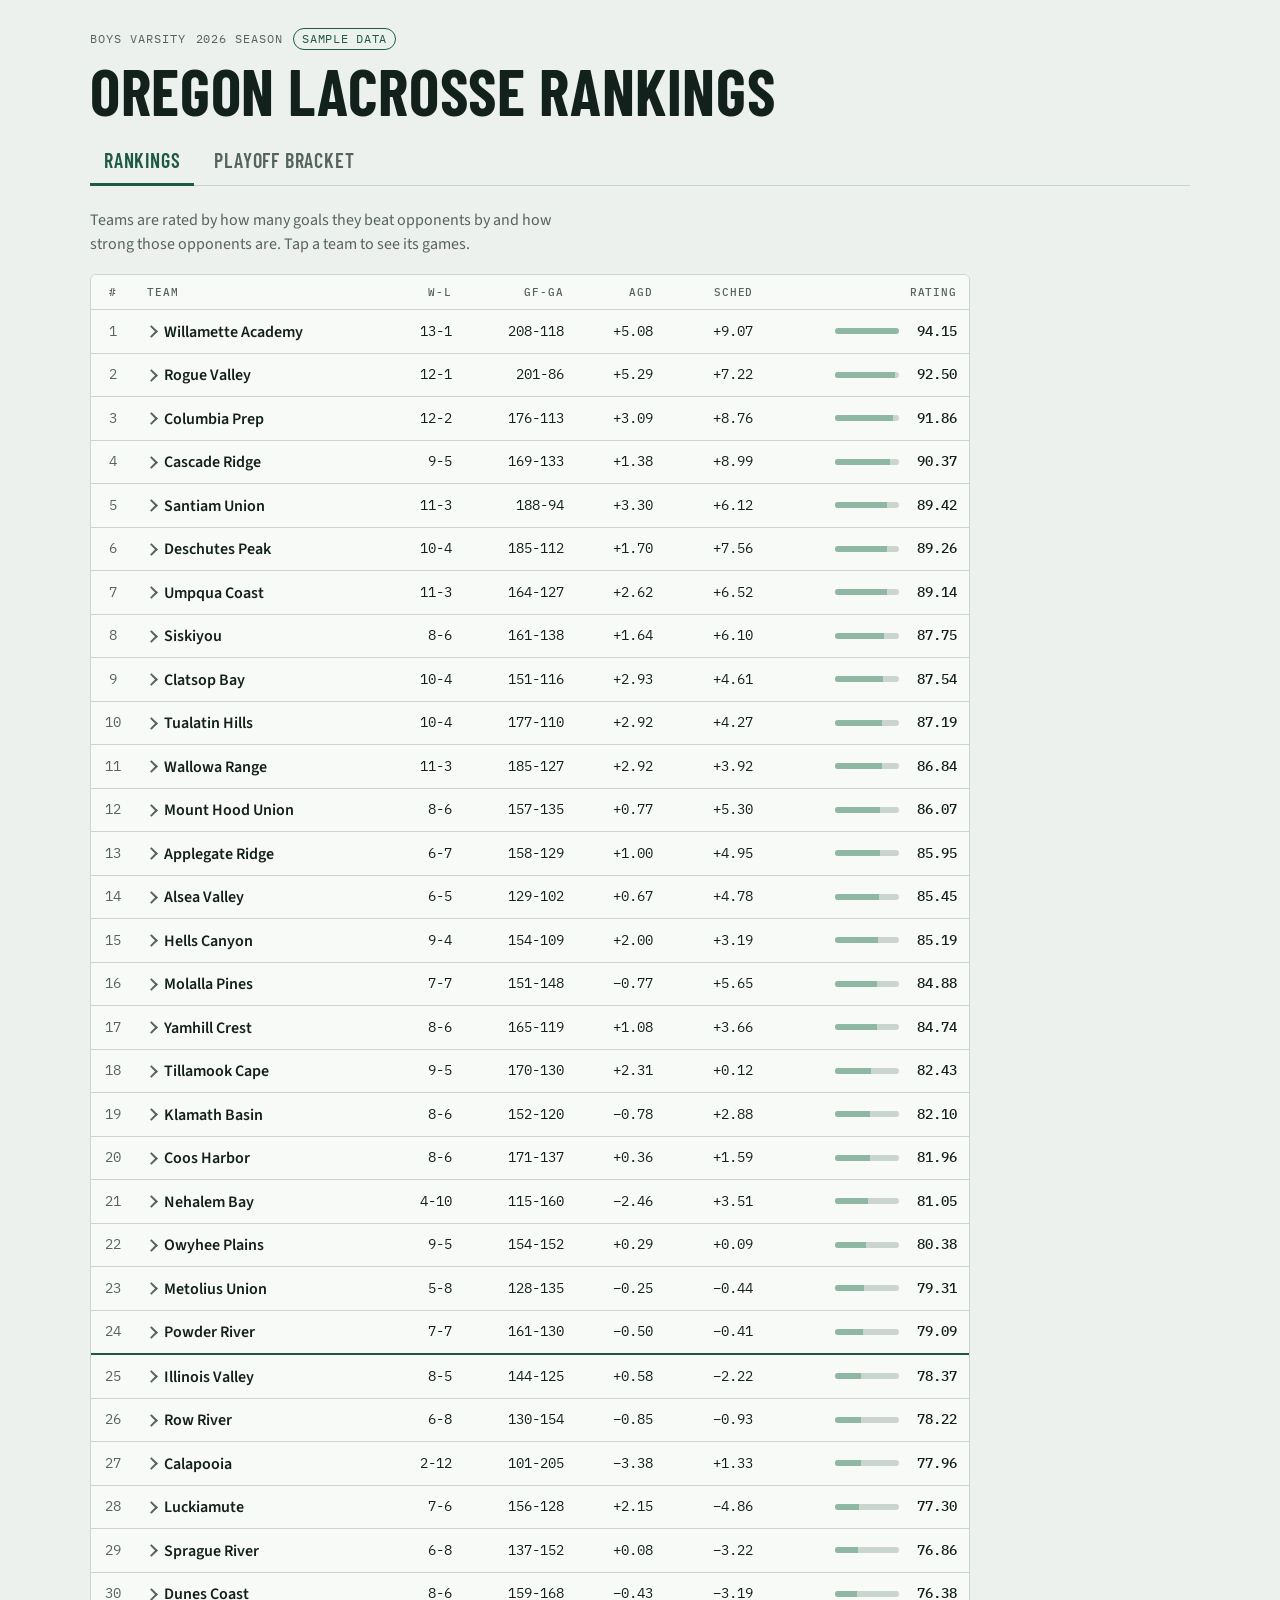
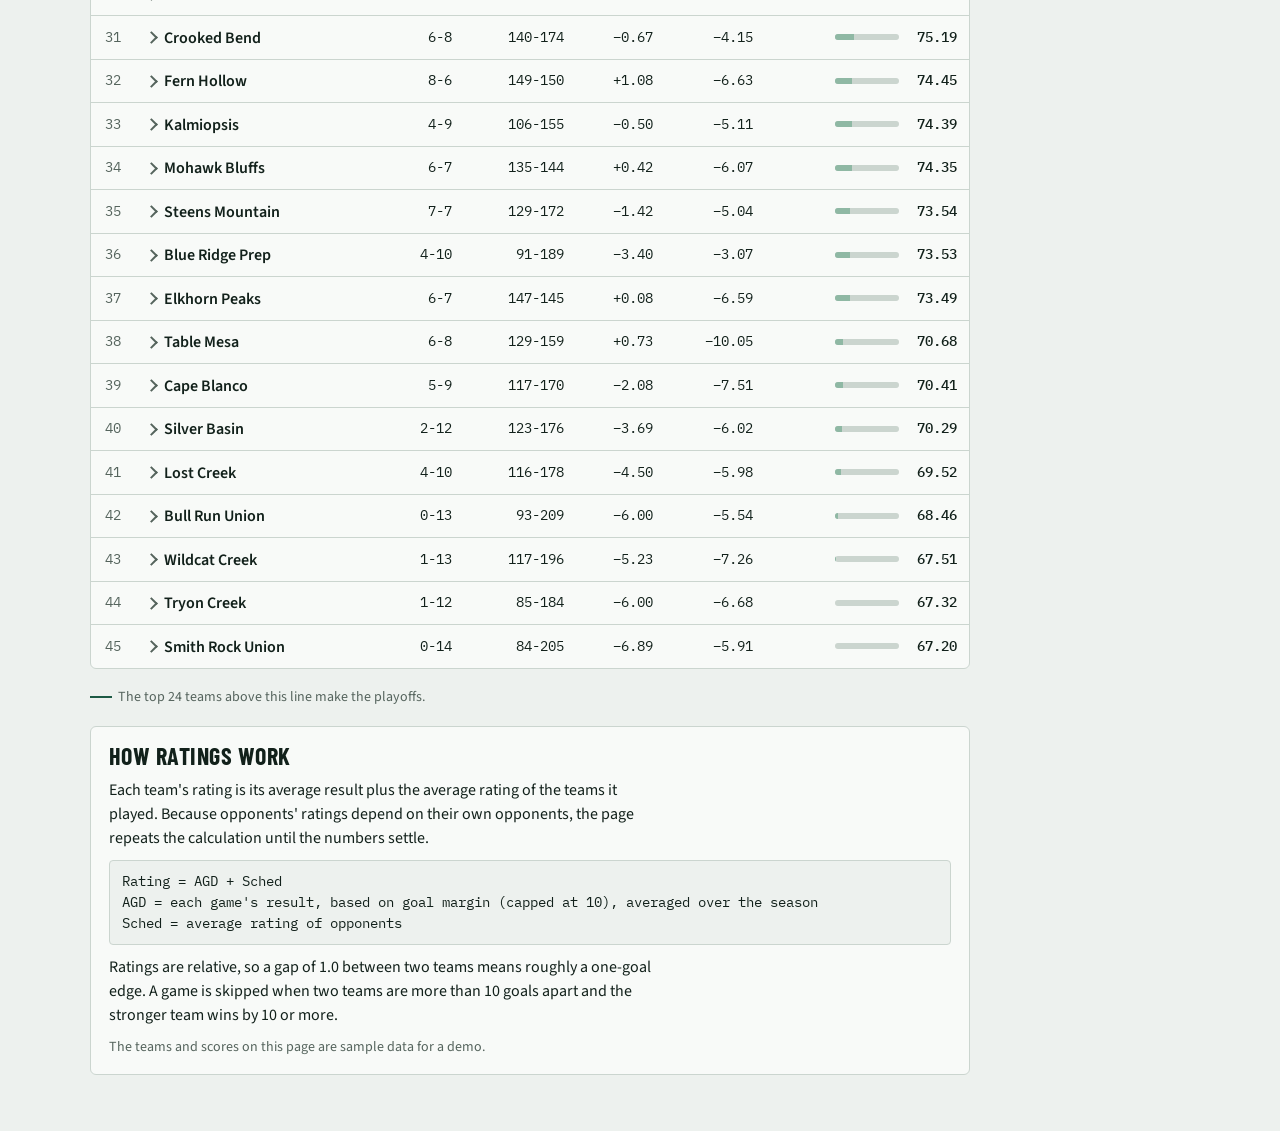
<file: index.html>
<!doctype html>
<!--
  WELCOME! This file, index.html, is the front door of the website. The site is made of
  three files that work as a team, and all three must sit in the same folder with exactly
  these names:

  - index.html (this file) holds the CONTENT: the words, the table, the tabs, and how they
    are organized.
  - style.css holds the LOOK: colors, fonts, spacing and layout.
  - script.js holds the BEHAVIOR: the math that ranks the teams, drawing the table and
    bracket, and switching between pages.

  HTML (HyperText Markup Language) is the language that describes what is on a web page. You
  write it with "tags", which are words inside angle brackets, such as <p> for a paragraph.
  Most tags come in pairs: an opening tag <p> and a closing tag </p> (note the slash). The
  opening tag, the closing tag and everything between them together are called an "element".
  Elements can sit inside other elements, like boxes inside boxes. An opening tag can also
  carry "attributes", extra settings written inside it, like class="wrap" or id="rows".

  The very first line, doctype, tells the browser that this is a modern HTML5 page.

  This text is a "comment". Browsers skip comments completely. They exist only to help
  humans read the code.
-->
<html lang="en">
<!--
  The <html> tag above wraps the entire page. lang="en" says the page is written in English,
  which helps screen readers (software that reads pages aloud for people who are blind or
  have low vision) pick the right pronunciation.

  Next comes <head>. The head holds setup information about the page. Nothing inside the
  head is shown on the page itself.
-->
<head>
<!--
  "meta" tags give the browser information about the page. charset="utf-8" names the
  character encoding (the code that turns stored data into letters). UTF-8 covers nearly
  every letter and symbol, so characters like the minus sign and the middle dot display
  correctly.
-->
<meta charset="utf-8">
<!--
  This makes the page fit phones. Without it, many phones pretend to be a wide desktop
  screen and shrink the whole page. width=device-width means "use the phone's real screen
  width".
-->
<meta name="viewport" content="width=device-width, initial-scale=1">
<!--
  The title is the text shown on the browser tab, in search results and in bookmarks.
-->
<title>Oregon Lacrosse Rankings</title>
<!--
  A <link> tag connects this page to another file or web address. rel says what the
  connection is for, and href says where to find it. These two "preconnect" lines are a
  small speed-up: they tell the browser to start contacting Google's font servers right away
  so the fonts arrive sooner.
-->
<link rel="preconnect" href="https://fonts.googleapis.com">
<link rel="preconnect" href="https://fonts.gstatic.com" crossorigin>
<!--
  This downloads three fonts from Google Fonts: Barlow Condensed (headings), Source Sans 3
  (regular text) and IBM Plex Mono (numbers and small labels). The fonts come from the
  internet, so the visitor needs a connection to see them. If a font cannot load, the
  browser uses a backup font listed in style.css. display=swap means "show the text right
  away in a backup font, then swap in the real font when it arrives".
-->
<link rel="stylesheet" href="https://fonts.googleapis.com/css2?family=Barlow+Condensed:wght@600;700&family=IBM+Plex+Mono:wght@400;500&family=Source+Sans+3:wght@400;600&display=swap">
<!--
  This connects our own style sheet. href="style.css" is a "relative" address: it means "the
  file named style.css in the same folder as this page". rel="stylesheet" says the file
  contains CSS (the language that controls how a page looks). Without this line the page
  would still show its content, but it would look plain.
-->
<link rel="stylesheet" href="style.css">
</head>
<!--
  </head> ends the setup section. <body> starts everything that is visible on the page.
-->
<body>
<!--
  div is a generic box used to group other elements. It means nothing by itself.
  class="wrap" is a label (a "class") that CSS uses to find this element and style it. Here,
  style.css uses it to center the content and stop it from getting too wide. This box closes
  with the matching </div> near the bottom of the file, so everything in between sits inside
  it.
-->
<div class="wrap">
  <!--
    header is the top area of the page. It holds a small label line, the big title and the
    two tab links.
  -->
  <header>
    <!--
      A small line of labels above the title. span is a tiny container for a piece of text
      inside a line, used so CSS can space the labels out. The "Sample data" label is a
      reminder that the teams and scores are made up.
    -->
    <div class="eyebrow"><span>Boys varsity</span><span>2026 season</span><span class="pill">Sample data</span></div>
    <!--
      h1 is the main heading of the page, the most important title. A page should have just
      one. (h2, h3 and so on are smaller headings for sections.)
    -->
    <h1>Oregon Lacrosse Rankings</h1>
    <!--
      nav holds navigation links. aria-label is a hidden description that only screen
      readers use, so they can announce this group as "Pages".

      The two links use addresses that start with #, such as #bracket. An address like that
      points to a spot on the SAME page and changes only the end of the web address.
      script.js watches for that change and shows the matching part of the page. The id
      attribute gives each link a unique name so script.js can find it and highlight the
      active tab.
    -->
    <nav class="tabs" aria-label="Pages">
      <a href="#rankings" id="tab-rankings">Rankings</a>
      <a href="#bracket" id="tab-bracket">Playoff bracket</a>
    </nav>
  </header>

  <!--
    section is a major block of the page. This one is the Rankings "page". The website is
    really one HTML file with two sections, and only one is visible at a time. An id is a
    unique name for a single element (unlike a class, which many elements can share).
    script.js uses this id to show or hide the section.
  -->
  <section class="view" id="view-rankings">
    <!-- p means paragraph. This is the short introduction under the tabs. -->
    <p class="lede">Teams are rated by how many goals they beat opponents by and how strong those opponents are. Tap a team to see its games.</p>
    <!--
      This box lets the table scroll sideways on a small screen instead of squeezing the
      columns or stretching the whole page.
    -->
    <div class="table-scroll">
      <!--
        table creates a grid of rows and columns. Inside it, thead is the group of heading
        rows, tbody is the group of body rows, tr is one row, th is a heading cell and td is
        a regular data cell.
      -->
      <table>
        <thead>
          <tr>
            <!--
              The column headings. # is the team's rank. W-L is wins and losses. GF-GA is
              goals for and goals against. AGD is average goal differential, which is each
              game's result (based on the goal margin) averaged over the season. Sched is
              strength of schedule, meaning how good the opponents were. Rating is the
              team's overall score. scope="col" tells screen readers that each heading
              describes a column.
            -->
            <th scope="col">#</th>
            <th scope="col">Team</th>
            <th scope="col">W-L</th>
            <th scope="col">GF-GA</th>
            <th scope="col">AGD</th>
            <th scope="col">Sched</th>
            <th scope="col">Rating</th>
          </tr>
        </thead>
        <!--
          This table body is empty on purpose. script.js builds one row per team from the
          game results and puts the rows in here when the page loads. The id lets script.js
          find this spot.
        -->
        <tbody id="rows"></tbody>
      </table>
    </div>
    <!--
      A note under the table. CSS draws a thick green line under the 24th team, and the
      little span with the class swatch draws a small sample of that line so the note makes
      sense. aria-hidden="true" hides the decorative sample from screen readers.
    -->
    <p class="note"><span class="swatch" aria-hidden="true"></span>The top 24 teams above this line make the playoffs.</p>

    <!--
      A box that explains how the ratings are worked out, for visitors who are curious. h2
      is a second-level heading.
    -->
    <section class="method">
      <h2>How ratings work</h2>
      <p>Each team's rating is its average result plus the average rating of the teams it played. Because opponents' ratings depend on their own opponents, the page repeats the calculation until the numbers settle.</p>
      <!--
        The formula is shown in a monospaced font (every letter has the same width). <br>
        forces a line break.
      -->
      <div class="formula">Rating = AGD + Sched<br>AGD = each game's result, based on goal margin (capped at 10), averaged over the season<br>Sched = average rating of opponents</div>
      <p>Ratings are relative, so a gap of 1.0 between two teams means roughly a one-goal edge. A game is skipped when two teams are more than 10 goals apart and the stronger team wins by 10 or more.</p>
      <p class="small">The teams and scores on this page are sample data for a demo.</p>
    </section>
  <!-- This closes the Rankings section. -->
  </section>

  <!--
    The second "page": the playoff bracket. The attribute hidden hides this section when the
    page first loads, so visitors see the rankings first. script.js removes the attribute
    when someone clicks the Playoff bracket tab.
  -->
  <section class="view" id="view-bracket" hidden>
    <h2>Playoff bracket</h2>
    <p class="lede">The top 24 teams in the rankings, seeded by rating. Seeds 1 through 8 get a first-round bye. All scores here are made up for the sample.</p>
    <!--
      A box that scrolls sideways, because the bracket is wider than most screens.
      tabindex="0" lets keyboard users select the box and scroll it with the arrow keys.
      role="region" and aria-label tell screen readers what this area is.
    -->
    <div class="bracket-scroll" tabindex="0" role="region" aria-label="Playoff bracket, scrolls sideways">
      <!--
        Empty on purpose, like the table body. script.js draws the whole bracket in here.
      -->
      <div class="bracket-inner" id="bracket"></div>
    </div>
    <p class="note">On a small screen, swipe the bracket sideways to follow a team's path.</p>
  </section>
<!-- This closes the wrap box that opened near the top of the body. -->
</div>

<!--
  This loads script.js. JavaScript is the programming language that makes web pages do
  things. The src attribute names the file, which sits in the same folder. The script tag is
  placed last on purpose: script.js looks for elements such as the empty table body by their
  ids, so those elements must already exist when it runs.
-->
<script src="script.js"></script>
</body>
</html>
</file>
<file: style.css>
/*
  WELCOME! This file, style.css, controls how the website LOOKS: colors, fonts, spacing and
  layout. index.html holds the content and script.js holds the behavior.

  CSS (Cascading Style Sheets) is made of "rules". A rule has a "selector" that says which
  elements to style, followed by curly braces holding "declarations". Each declaration is a
  "property" (what to change) and a "value" (what to change it to), written as property:
  value; For example, h1 { font-size: 40px; } means "make every main heading's text 40
  pixels tall". A pixel (px) is one tiny dot of the screen.

  The main kinds of selector used below: a plain word like body matches that tag; a dot like
  .wrap matches elements with that class; a hash like #view-rankings matches the one element
  with that id. A space between selectors means "inside of", and a comma means "any of
  these".

  This text is a "comment". Browsers ignore it. In CSS, a comment starts with a slash and a
  star and ends with a star and a slash.
*/
/* Layout: one column. Title band with two page links, then either the rankings table or a left-to-right playoff bracket. */
/*
  :root means the top of the page, so rules here apply everywhere. The names that start with
  two dashes, like --bg, are "CSS variables" (also called custom properties). Each one
  stores a value once, and the rest of the file reuses it by writing var(--bg). To change a
  color across the whole site, you only change it here.

  The colors are written as hex codes, a # followed by six letters and digits that describe
  the amount of red, green and blue.

  - --bg: the page background.
  - --surface: the background of the table and boxes.
  - --ink: the main text color.
  - --muted: a softer gray-green for less important words.
  - --line and --line-strong: thin borders; the strong one is darker and is used for the
    bracket lines.
  - --accent: the green used for highlights. --accent-ink is text that sits on the accent,
    and --accent-soft is a pale green fill.
  - --bar: the fill color of the small rating bars.
  - --win and --loss: green and red, used for W and L.
*/
:root {
  --bg: #edf1ee;
  --surface: #f8faf8;
  --ink: #12211b;
  --muted: #55645d;
  --line: #cbd5cf;
  --line-strong: #8da197;
  --accent: #1d5a44;
  --accent-ink: #ffffff;
  --accent-soft: #dcebe3;
  --bar: #8fb8a4;
  --win: #1e7a4a;
  --loss: #b23a2e;
  /*
    The three font variables each list a first choice followed by backups (called a "font
    stack"). If the first font cannot load, the browser tries the next one, and the last
    word, such as sans-serif or monospace, means "any font of that general style". Display
    is for headings, body is for regular text, and data is for numbers and small labels.
  */
  --font-display: "Barlow Condensed", "Arial Narrow", Arial, sans-serif;
  --font-body: "Source Sans 3", system-ui, -apple-system, "Segoe UI", sans-serif;
  --font-data: "IBM Plex Mono", ui-monospace, Menlo, Consolas, monospace;
}
/*
  A rule starting with @media is a "media query": its rules apply only when a condition is
  true. This one applies when the visitor's device is set to dark mode. It gives the same
  variable names new, darker values, so the whole site switches to dark colors without
  changing any other rule.

  :not([data-theme="light"]) means "unless the page has been forced into light mode". color-
  scheme: dark tells the browser to draw built-in parts, like scrollbars, in dark too.
*/
@media (prefers-color-scheme: dark) {
  :root:not([data-theme="light"]) {
    --bg: #0e1713;
    --surface: #15221c;
    --ink: #e6eee9;
    --muted: #93a59b;
    --line: #263a31;
    --line-strong: #4b6a5b;
    --accent: #5bc29a;
    --accent-ink: #0e1713;
    --accent-soft: #1b3a2e;
    --bar: #2f6a52;
    --win: #5bc29a;
    --loss: #e27d6f;
    color-scheme: dark;
  }
}
/*
  The same dark colors again, used when the top of the page has the attribute data-
  theme="dark". Square brackets select elements by an attribute. This site has no button
  that sets it right now, so it is here in case you add a light and dark switch later.
*/
:root[data-theme="dark"] {
  --bg: #0e1713;
  --surface: #15221c;
  --ink: #e6eee9;
  --muted: #93a59b;
  --line: #263a31;
  --line-strong: #4b6a5b;
  --accent: #5bc29a;
  --accent-ink: #0e1713;
  --accent-soft: #1b3a2e;
  --bar: #2f6a52;
  --win: #5bc29a;
  --loss: #e27d6f;
  color-scheme: dark;
}

/*
  The star * matches every element. box-sizing: border-box makes an element's padding (space
  inside it) and border count toward its width, so sizes behave the way you would expect.
*/
* { box-sizing: border-box; }
/*
  body is everything visible on the page. background and color set the page color and the
  text color, taken from the variables with var(). font-family chooses the font and font-
  size the text size. line-height: 1.5 means each line gets 1.5 times the text height of
  space, which is easier to read.

  padding-block adds space above and below (28px at the top, 56px at the bottom). The left
  and right padding use max(16px, env(...)), which means "at least 16px, or more if the
  phone reports a curved corner or notch". env(safe-area-inset-left) is that reported
  amount, and 0px is the backup value when none is reported.
*/
body {
  background: var(--bg);
  color: var(--ink);
  font-family: var(--font-body);
  font-size: 16px;
  line-height: 1.5;
  padding-block: 28px 56px;
  padding-left: max(16px, env(safe-area-inset-left, 0px));
  padding-right: max(16px, env(safe-area-inset-right, 0px));
}
/*
  .wrap matches elements with class="wrap" (the dot means class). max-width stops the
  content from growing wider than 1100px on big screens. margin: 0 auto means no space above
  or below and automatic space left and right, which centers it.

  display: flex turns on "flexbox", a layout tool that lines up the children of an element
  in a row or a column. flex-direction: column stacks them top to bottom, and gap is the
  space between them.
*/
.wrap { max-width: 1100px; margin: 0 auto; display: flex; flex-direction: column; gap: 22px; }
/*
  .view matches each of the two "pages". min-width: 0 lets the box shrink on small screens
  instead of forcing the page to scroll sideways.
*/
.view { display: flex; flex-direction: column; gap: 18px; min-width: 0; }
/*
  The # means id, so this matches the one element with id="view-rankings". The rankings page
  is narrower (880px) than the bracket page, which needs more room.
*/
#view-rankings { max-width: 880px; }

/*
  header matches the <header> tag. The title area is a column with a 10px gap between its
  parts.
*/
header { display: flex; flex-direction: column; gap: 10px; }
/*
  "Eyebrow" is a design word for a small label above a heading. letter-spacing adds space
  between letters. text-transform: uppercase shows the letters as capitals without changing
  the text in the HTML. flex-wrap: wrap lets labels drop to a second line when there is not
  enough room. align-items: center lines the items up vertically.
*/
.eyebrow {
  font-family: var(--font-data);
  font-size: 12px;
  letter-spacing: 0.08em;
  text-transform: uppercase;
  color: var(--muted);
  display: flex; gap: 10px; align-items: center; flex-wrap: wrap;
}
/*
  The rounded outline around "Sample data". border draws the outline (1px thick, solid, in
  the accent color). border-radius: 999px rounds the corners all the way. padding is the
  space between the text and the border.
*/
.pill {
  border: 1px solid var(--accent);
  color: var(--accent);
  padding: 1px 8px;
  border-radius: 999px;
  letter-spacing: 0.06em;
}
/*
  The main title. font-size: clamp(40px, 9vw, 64px) picks a size that grows with the window
  (9vw is 9% of the window width) but never goes below 40px or above 64px. text-wrap:
  balance spreads the words evenly if the title wraps onto two lines. margin: 0 removes the
  extra space browsers add around headings by default.
*/
h1 {
  font-family: var(--font-display);
  font-weight: 700;
  font-size: clamp(40px, 9vw, 64px);
  line-height: 0.98;
  letter-spacing: 0.01em;
  text-transform: uppercase;
  margin: 0;
  text-wrap: balance;
}
/*
  Smaller headings for sections, such as "How ratings work" and "Playoff bracket".
*/
h2 {
  font-family: var(--font-display);
  font-weight: 700;
  font-size: 30px;
  line-height: 1.05;
  text-transform: uppercase;
  letter-spacing: 0.02em;
  margin: 0;
}
/*
  "Lede" is a journalism word for an opening paragraph. max-width: 62ch limits the line
  length to about 62 characters (ch is the width of the character 0), because very long
  lines are tiring to read.
*/
.lede { margin: 0; color: var(--muted); max-width: 62ch; }

/*
  nav.tabs, with no space between, matches a <nav> element that also has the class tabs. The
  bottom border draws the thin line under the tabs.
*/
nav.tabs { display: flex; gap: 6px; margin-top: 6px; border-bottom: 1px solid var(--line); }
/*
  With a space, this matches links (a) that are inside nav.tabs. text-decoration: none
  removes the usual underline. The bottom border is 3px but transparent, so the space is
  reserved and the tabs do not jump when the active one gets a colored underline. margin-
  bottom: -1px nudges each tab down so its underline sits on top of the line under the tabs.
*/
nav.tabs a {
  font-family: var(--font-display);
  font-weight: 600;
  font-size: 20px;
  letter-spacing: 0.04em;
  text-transform: uppercase;
  color: var(--muted);
  text-decoration: none;
  padding: 6px 14px 8px;
  border-bottom: 3px solid transparent;
  margin-bottom: -1px;
}
/*
  :hover is a "pseudo-class", a rule for a special state. This one applies while the mouse
  pointer is over the link.
*/
nav.tabs a:hover { color: var(--ink); }
/*
  script.js adds aria-current="page" to the tab for the page being shown. This rule uses
  that attribute to turn the active tab green with a green underline.
*/
nav.tabs a[aria-current="page"] { color: var(--accent); border-bottom-color: var(--accent); }
/*
  Keyboard users move around with the Tab key. :focus-visible draws an outline around
  whatever is selected that way, so they can see where they are. It is good practice to keep
  this. The comma means the rule applies to links and to buttons.
*/
a:focus-visible, button:focus-visible { outline: 2px solid var(--accent); outline-offset: 2px; }

/*
  overflow-x: auto adds a sideways scrollbar only when the content is wider than the box.
  border-radius rounds the corners.
*/
.table-scroll { overflow-x: auto; border: 1px solid var(--line); border-radius: 6px; background: var(--surface); }
/*
  width: 100% fills the box. border-collapse: collapse merges the borders of neighboring
  cells into single lines. min-width: 600px stops the table from squeezing narrower than
  600px, so the box scrolls instead.
*/
table { width: 100%; border-collapse: collapse; min-width: 600px; }
/*
  The comma means these rules apply to both heading cells (th) and data cells (td). text-
  align: right lines numbers up on the right. white-space: nowrap keeps each cell's text on
  one line.
*/
th, td { padding: 9px 12px; text-align: right; border-bottom: 1px solid var(--line); white-space: nowrap; }
/* Heading cells get small, gray, capital letters in the monospaced font. */
th {
  font-family: var(--font-data);
  font-size: 11px;
  font-weight: 500;
  letter-spacing: 0.08em;
  text-transform: uppercase;
  color: var(--muted);
  background: var(--surface);
}
/*
  :nth-child(2) means the second cell in a row, which is the Team column, so team names line
  up on the left. The next rule centers the first column (the rank) and makes it 44px wide.
*/
th:nth-child(2), td:nth-child(2) { text-align: left; }
th:first-child, td:first-child { text-align: center; width: 44px; }
/*
  font-variant-numeric: tabular-nums makes every digit the same width, so numbers line up
  neatly in columns.
*/
td { font-family: var(--font-data); font-size: 14px; font-variant-numeric: tabular-nums; }
/*
  td.rank means a data cell with the class rank. This rule and the next one color the rank
  gray and give the team-name cell the regular text font, larger and bolder.
*/
td.rank { color: var(--muted); }
td.team { font-family: var(--font-body); font-size: 16px; font-weight: 600; }
/*
  script.js gives the 24th row the class cutoff. This draws a thick green line under it,
  showing where the playoff cutoff is.
*/
tr.cutoff td { border-bottom: 2px solid var(--accent); }
/*
  :last-of-type means the last of its kind. The last row loses its bottom border so it does
  not double up with the box's own border.
*/
tbody tr.row:last-of-type td { border-bottom: 0; }
/*
  Each team name is a button, so keyboard and screen-reader users can open it. These rules
  remove the default button look. font: inherit makes the button use the surrounding font.
  background: none and border: 0 remove the gray button box. cursor: pointer shows a hand
  when hovering. inline-flex lays out the arrow and the name side by side.
*/
.team-btn {
  font: inherit; font-weight: 600; color: var(--ink);
  background: none; border: 0; padding: 0; cursor: pointer;
  display: inline-flex; align-items: center; gap: 8px; text-align: left;
}
/*
  ::before is a "pseudo-element": a decoration the browser draws just before an element's
  content, without any extra HTML. content: "" is required to make it appear. Here it makes
  a small arrow: a tiny square with only two of its borders drawn, then rotated by -45
  degrees so it points right. transition makes the turn animate smoothly over 0.15 seconds.
*/
.team-btn::before {
  content: "";
  width: 7px; height: 7px;
  border-right: 2px solid var(--muted); border-bottom: 2px solid var(--muted);
  transform: rotate(-45deg);
  transition: transform 0.15s;
}
/*
  When a button's aria-expanded is "true" (its game list is open), the arrow turns to point
  down.
*/
.team-btn[aria-expanded="true"]::before { transform: rotate(45deg); }
/*
  Holds the little bar and the rating number side by side. justify-content: flex-end pushes
  them to the right edge of the cell.
*/
.rating-cell { display: flex; align-items: center; justify-content: flex-end; gap: 10px; }
/*
  The gray track behind the colored bar. overflow: hidden trims anything that sticks out.
  flex: none stops it from shrinking.
*/
.bar { width: 64px; height: 6px; background: var(--line); border-radius: 3px; overflow: hidden; flex: none; }
/*
  The > symbol means "direct child". This is the filled part of the bar. script.js sets its
  width as a percentage, so a higher-rated team gets a longer bar.
*/
.bar > span { display: block; height: 100%; background: var(--bar); }
/* min-width: 6ch keeps the numbers a steady width so the bars line up. */
.rating-num { min-width: 6ch; font-weight: 500; }
/* Small gray text used for the notes under the table and under the bracket. */
.note { margin: 0; font-size: 14px; color: var(--muted); }
/*
  A short green line, a sample of the cutoff line, shown inside the note under the table.
  vertical-align: middle lines it up with the text.
*/
.note .swatch { display: inline-block; width: 22px; border-top: 2px solid var(--accent); vertical-align: middle; margin-right: 6px; }

/*
  This is the extra row that lists a team's games. It only exists while a team is open,
  because script.js adds it then. white-space: normal lets text wrap again. It overrides the
  earlier no-wrap rule because this selector is more specific. (When two rules clash, the
  more specific one wins. That is the "cascading" in CSS.)
*/
tr.log td { padding: 0; background: var(--bg); text-align: left; white-space: normal; }
/*
  padding with four numbers means top, right, bottom, left (clockwise, starting from the
  top). The big left padding lines the list up under the team name.
*/
.log-inner { padding: 12px 16px 14px 56px; }
.log-title { font-family: var(--font-data); font-size: 11px; letter-spacing: 0.08em; text-transform: uppercase; color: var(--muted); margin: 0 0 8px; }
/*
  display: grid uses "grid" layout, which arranges items in rows and columns. repeat(auto-
  fill, minmax(230px, 1fr)) means "make as many columns as will fit, each at least 230px
  wide, sharing the leftover space equally" (1fr is one share). list-style: none removes the
  bullet points.
*/
.log-list { list-style: none; margin: 0; padding: 0; display: grid; grid-template-columns: repeat(auto-fill, minmax(230px, 1fr)); gap: 4px 20px; }
/*
  Each game line is its own little grid with four columns: the date (52px), the W or L
  letter (18px), the opponent (1fr, which takes the space that is left) and the score (auto,
  which is just as wide as it needs to be). align-items: baseline lines up the text.
*/
.log-list li { font-family: var(--font-data); font-size: 13px; display: grid; grid-template-columns: 52px 18px 1fr auto; gap: 8px; align-items: baseline; min-width: 0; }
/*
  .d is the date, in gray. .o is the opponent's name: text-overflow: ellipsis shows ... when
  a name is too long to fit, and overflow: hidden cuts off the rest.
*/
.log-list .d { color: var(--muted); }
.log-list .o { font-family: var(--font-body); font-size: 14px; overflow: hidden; text-overflow: ellipsis; white-space: nowrap; }
/* res-w and res-l are the W and L letters, in green and red from the variables. */
.res-w { color: var(--win); font-weight: 500; }
.res-l { color: var(--loss); font-weight: 500; }

/*
  The "How ratings work" box is styled like a card: a light background, a thin border,
  rounded corners and inner padding. Its contents are stacked in a column.
*/
.method { background: var(--surface); border: 1px solid var(--line); border-radius: 6px; padding: 16px 18px; display: flex; flex-direction: column; gap: 10px; }
.method h2 { font-size: 24px; }
.method p { margin: 0; max-width: 68ch; }
/*
  The formula box. overflow-x: auto adds a sideways scrollbar if a line is too long for the
  screen.
*/
.formula {
  font-family: var(--font-data);
  font-size: 14px;
  background: var(--bg);
  border: 1px solid var(--line);
  border-radius: 4px;
  padding: 10px 12px;
  overflow-x: auto;
}
.method .small { font-size: 14px; color: var(--muted); }

/*
  The next rules draw the playoff bracket. It is built from boxes inside boxes: each match
  box has its feeder matches (the ones that lead into it) to its left, and thin lines join
  them. The lines are not images. They are the borders of empty pseudo-elements, placed with
  position: relative on a parent and position: absolute on the line (an absolutely
  positioned item sits at exact spots measured from its nearest positioned parent).
*/
/* Bracket: each match sits to the right of the two matches that feed it. */
/* The scrollable box around the bracket, like .table-scroll is for the table. */
.bracket-scroll { overflow-x: auto; border: 1px solid var(--line); border-radius: 6px; background: var(--surface); padding: 16px 20px 20px; }
/*
  width: max-content makes the box as wide as the bracket needs, so the bracket is never
  squeezed.
*/
.bracket-inner { width: max-content; }
/*
  The row of column titles (Round 1, Round 2 and so on). Each title is 238px wide, which is
  a 210px match box plus a 28px gap, so the titles line up with the columns.
*/
.round-heads { display: flex; margin-bottom: 8px; }
.round-heads span {
  width: 238px; flex: none;
  font-family: var(--font-data); font-size: 11px; letter-spacing: 0.08em; text-transform: uppercase; color: var(--muted);
}
/*
  The whole bracket. It is drawn from the final backwards: each match sits to the right of
  the matches that feed it. align-items: center places each match halfway between the two
  matches that lead to it.
*/
.tree { display: flex; align-items: center; }
/*
  A node is one match together with the earlier matches feeding into it, which sit to its
  left.
*/
.node { display: flex; align-items: center; padding-block: 5px; }
/*
  The group of earlier matches (one or two) that feed the next match, stacked in a column.
  margin-right leaves room for the connector lines.
*/
.feeders { display: flex; flex-direction: column; position: relative; margin-right: 28px; }
/* flex: 1 gives each feeder an equal share of the height. */
.feeders > .node { flex: 1; }
/*
  Draws the vertical line that joins two feeder matches. It runs from the middle of the top
  match to the middle of the bottom one (top: 25%; height: 50%). :not(.single) skips this
  when there is only one feeder, which happens when a top seed has a bye (skips round 1).
*/
.feeders:not(.single)::after {
  content: ""; position: absolute; right: -14px; top: 25%; height: 50%;
  border-left: 1px solid var(--line-strong);
}
/*
  The box for one game, holding two team rows. overflow: hidden keeps the rows inside the
  rounded corners.
*/
.match {
  position: relative; width: 210px; flex: none;
  border: 1px solid var(--line-strong); border-radius: 4px; background: var(--bg); overflow: hidden;
}
/*
  A short horizontal line coming out of the right side of each feeder match. left: 100%
  starts the line at the box's right edge.
*/
.feeders > .node > .match::after {
  content: ""; position: absolute; left: 100%; top: 50%; width: 14px;
  border-top: 1px solid var(--line-strong);
}
/*
  The + symbol means "directly after". This matches a match box that follows a .feeders
  group, and draws the short line entering it from the left. right: 100% ends the line at
  the box's left edge.
*/
.feeders + .match::before {
  content: ""; position: absolute; right: 100%; top: 50%; width: 14px;
  border-top: 1px solid var(--line-strong);
}
/*
  One team's row inside a match, a grid with three columns: the seed number (24px), the team
  name (minmax(0, 1fr) takes the leftover space but is allowed to shrink) and the score
  (auto).
*/
.slot { display: grid; grid-template-columns: 24px minmax(0, 1fr) auto; gap: 6px; align-items: center; padding: 0 8px; height: 29px; color: var(--muted); }
/*
  The second team row in a match gets a thin line on top, which separates the two teams.
*/
.slot + .slot { border-top: 1px solid var(--line); }
/*
  Small pieces of a row: .seed is the seed number, .nm is the team name (with ... if it is
  too long) and .sc is the score.
*/
.slot .seed { font-family: var(--font-data); font-size: 11px; }
.slot .nm { font-size: 13.5px; overflow: hidden; text-overflow: ellipsis; white-space: nowrap; }
.slot .sc { font-family: var(--font-data); font-size: 13px; font-variant-numeric: tabular-nums; }
/*
  .slot.w, with no space, matches an element that has both the classes slot and w. script.js
  adds w to the winning team's row, so it gets darker bold text and a pale green background.
*/
.slot.w { color: var(--ink); font-weight: 600; background: var(--accent-soft); }
/*
  The champion box at the far right, with a thicker 2px green border to make it stand out.
*/
.champion {
  position: relative; margin-left: 28px; width: 210px; flex: none;
  border: 2px solid var(--accent); border-radius: 4px; background: var(--accent-soft); padding: 10px 12px;
}
/* The short line joining the final match to the champion box. */
.champion::before {
  content: ""; position: absolute; right: 100%; top: 50%; width: 28px;
  border-top: 1px solid var(--line-strong);
}
/*
  The champion box has three lines of text: .lab is the small "Champion" label, .big is the
  team name in large letters and .sub is the seed line.
*/
.champion .lab { font-family: var(--font-data); font-size: 11px; letter-spacing: 0.08em; text-transform: uppercase; color: var(--accent); }
.champion .big { font-family: var(--font-display); font-weight: 700; font-size: 26px; line-height: 1.05; text-transform: uppercase; }
.champion .sub { font-family: var(--font-data); font-size: 12px; color: var(--muted); }

/*
  Another media query. It applies only when the window is 520px wide or narrower, like most
  phones. There is less room, so the game list gets a smaller left padding.
*/
@media (max-width: 520px) {
  .log-inner { padding-left: 16px; }
}
/*
  Some people set their device to reduce animation, for example because motion makes them
  feel unwell. For them, this turns off the arrow's turning animation.
*/
@media (prefers-reduced-motion: reduce) {
  .team-btn::before { transition: none; }
}

/*
  A "reset" cancels some of the browser's built-in default styles so the page looks the same
  everywhere. :root { color-scheme: light; } sets built-in parts such as scrollbars to light
  by default. The dark rules above still win because their selectors are more specific. body
  { margin: 0 } removes the small gap browsers add around the page. img { max-width: 100% }
  stops any image from being wider than its box (this site has no images yet). The last rule
  keeps anything with the hidden attribute hidden: !important makes a rule beat other rules,
  so the bracket section stays hidden until its tab is chosen.
*/
/* Basic page reset */
:root { color-scheme: light; }
body { margin: 0; }
img { max-width: 100%; }
[hidden] { display: none !important; }
</file>
